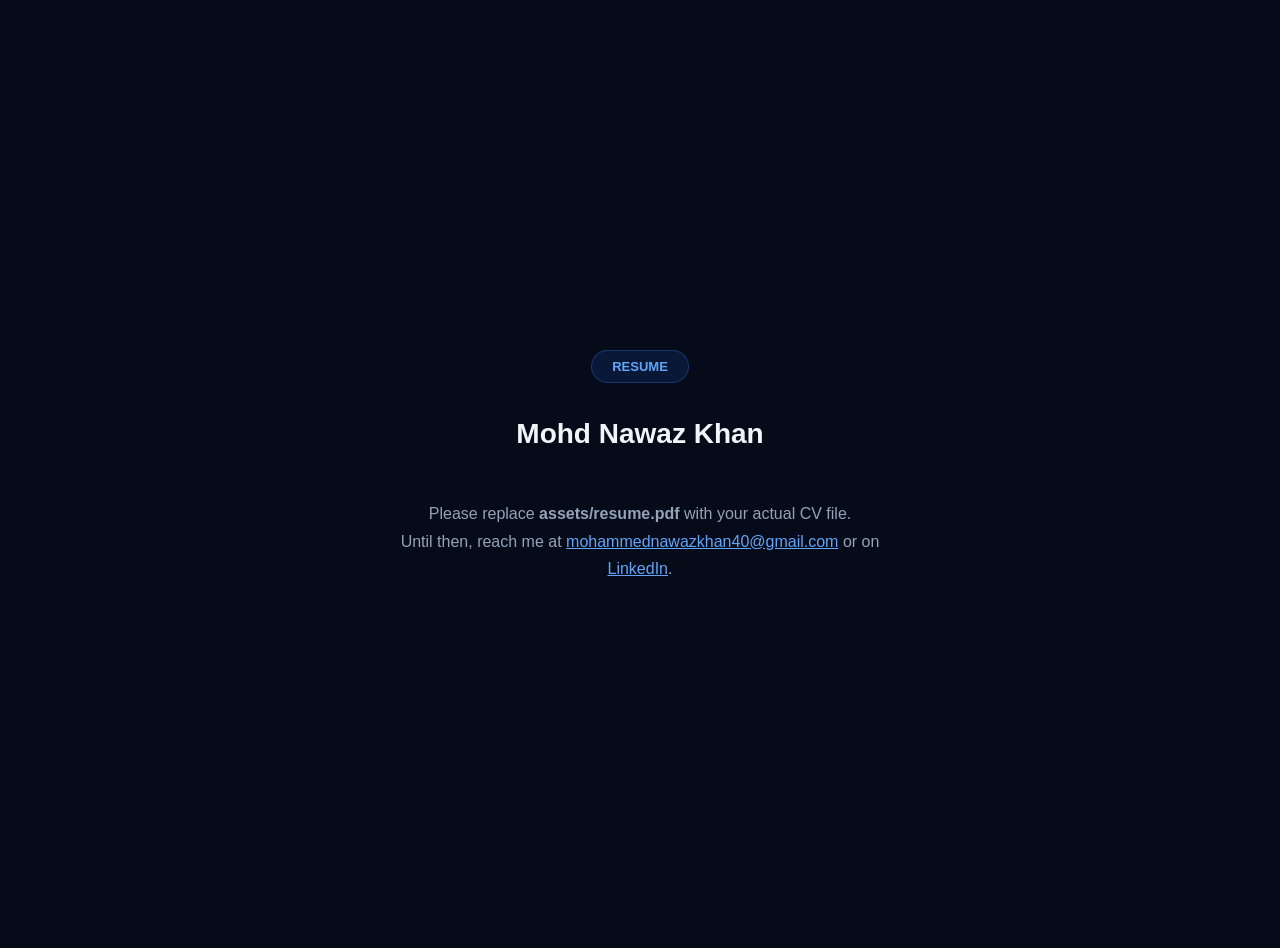
<file: assets/resume-placeholder.html>
<!DOCTYPE html>
<html lang="en">
<head>
<meta charset="UTF-8"/>
<title>Resume — Mohd Nawaz Khan</title>
<style>
  body { font-family: Inter, sans-serif; background: #050b18; color: #f1f5f9;
         display: flex; align-items: center; justify-content: center;
         min-height: 100vh; margin: 0; flex-direction: column; gap: 16px; text-align: center; padding: 24px; }
  h1 { font-size: 28px; font-weight: 800; }
  p  { color: #94a3b8; font-size: 16px; line-height: 1.7; max-width: 480px; }
  .badge { display: inline-block; background: rgba(37,99,235,0.15); border: 1px solid rgba(59,130,246,0.3);
           color: #60a5fa; padding: 8px 20px; border-radius: 9999px; font-size: 13px; font-weight: 600; }
  a { color: #60a5fa; }
</style>
</head>
<body>
  <span class="badge">RESUME</span>
  <h1>Mohd Nawaz Khan</h1>
  <p>Please replace <strong>assets/resume.pdf</strong> with your actual CV file.<br/>
     Until then, reach me at <a href="mailto:mohammednawazkhan40@gmail.com">mohammednawazkhan40@gmail.com</a>
     or on <a href="https://www.linkedin.com/in/mohd-nawaz-khan-b78643219" target="_blank">LinkedIn</a>.</p>
</body>
</html>
</file>
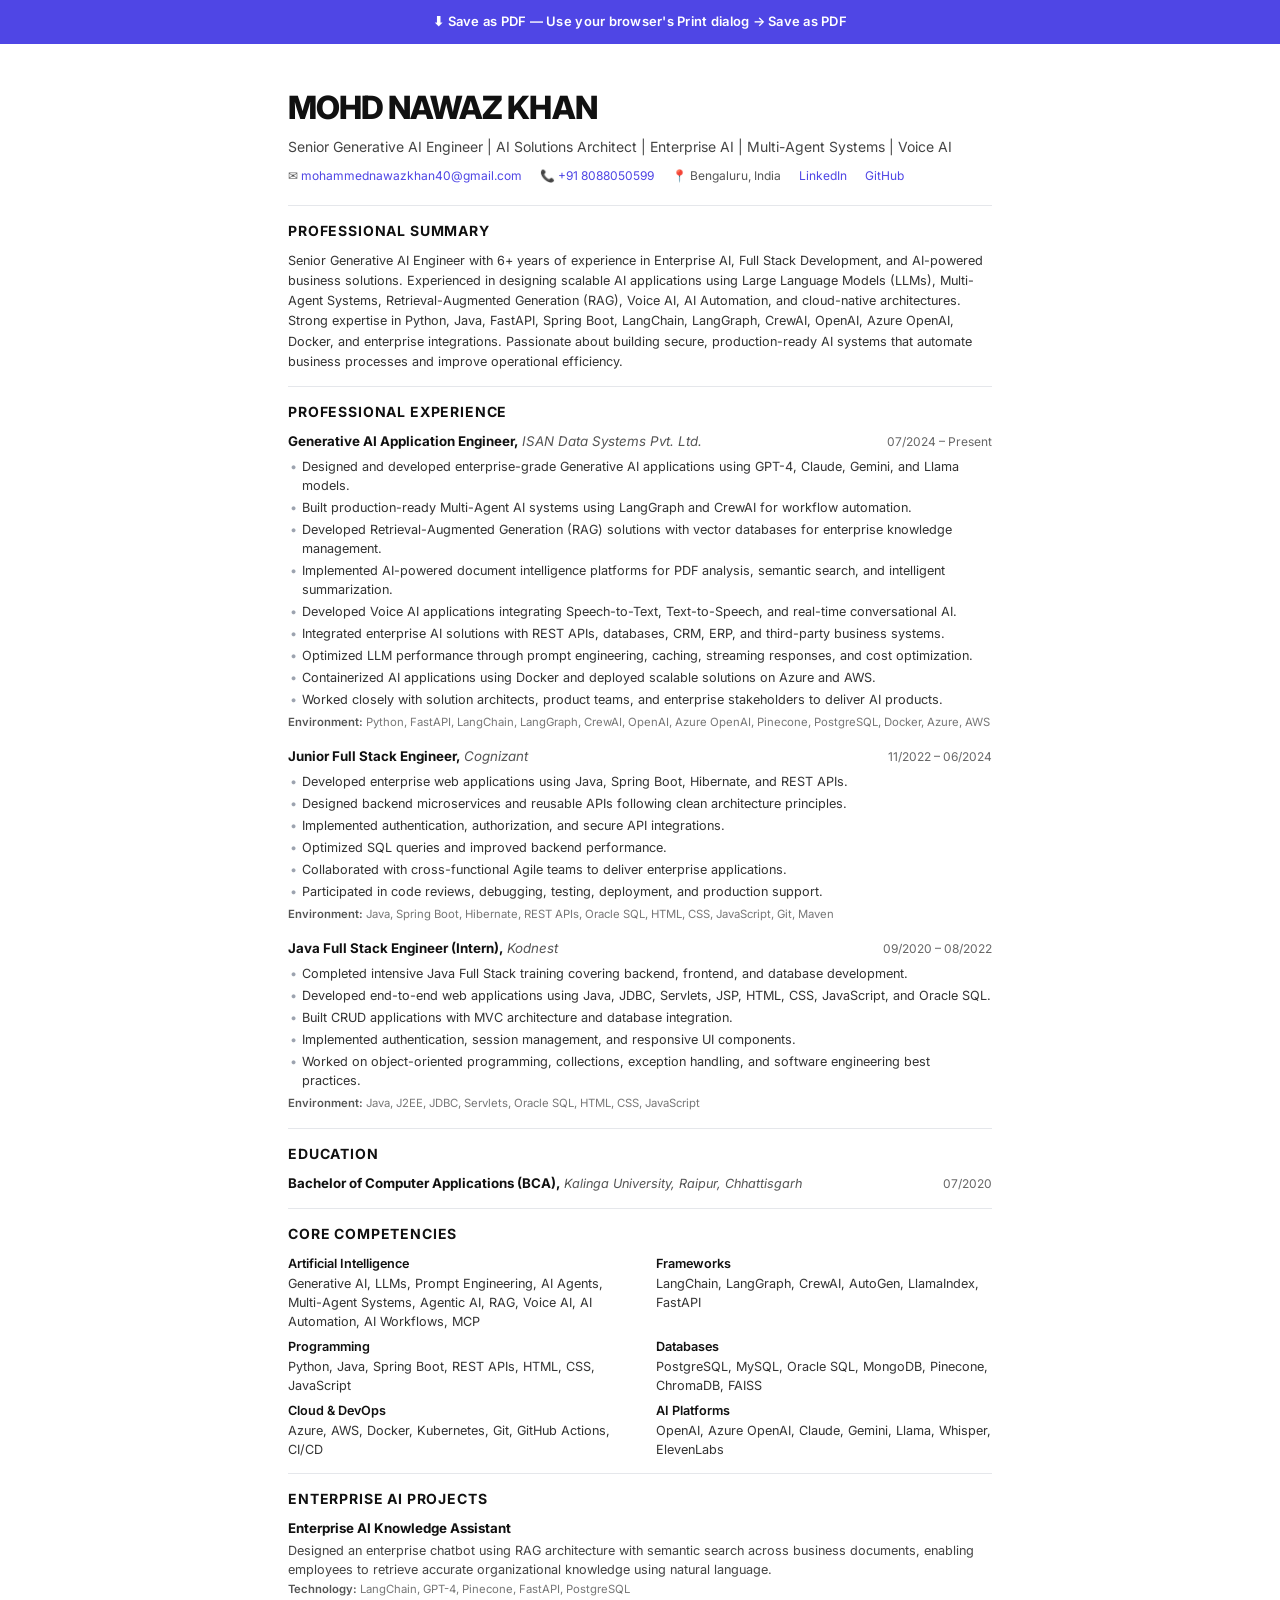
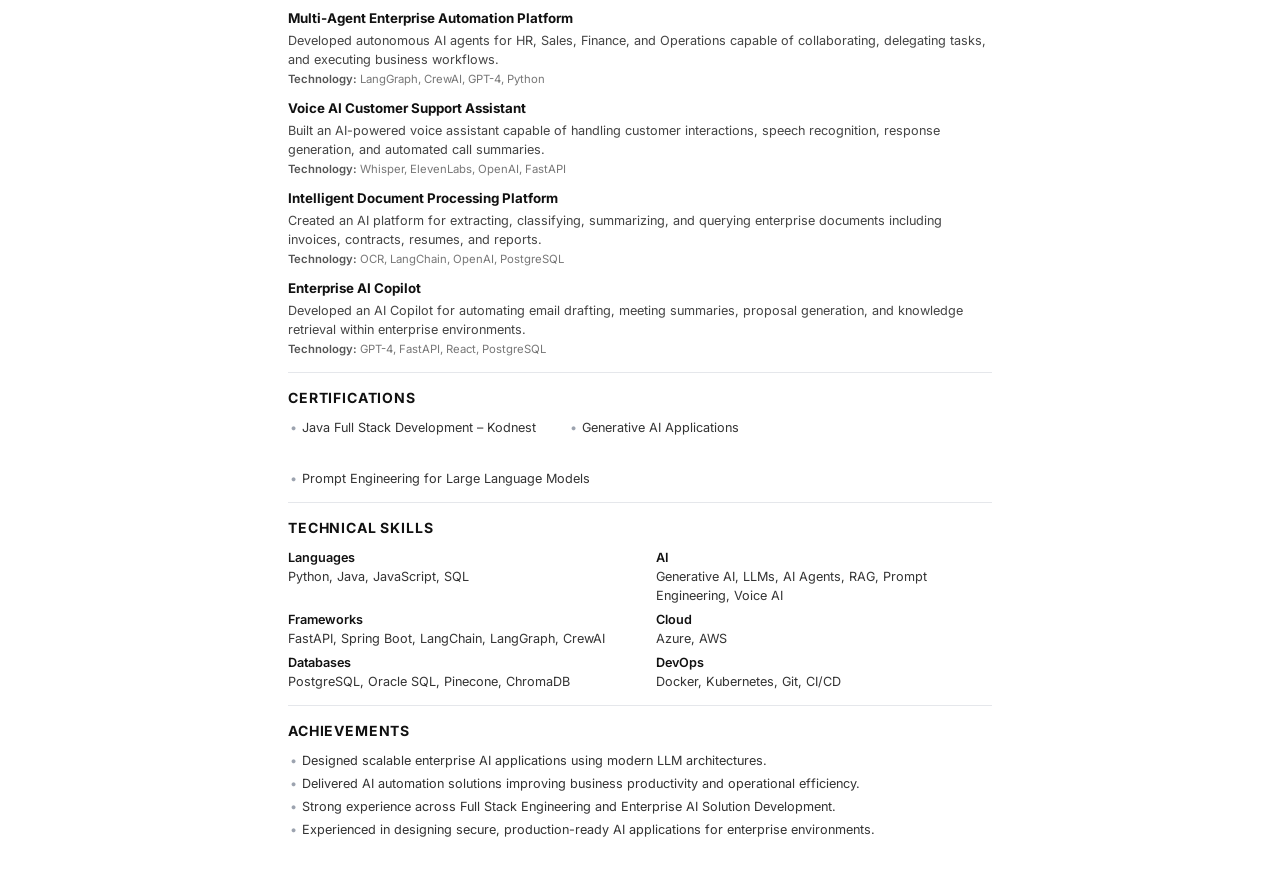
<file: assets/resume.html>
<!DOCTYPE html>
<html lang="en">
<head>
<meta charset="UTF-8"/>
<meta name="viewport" content="width=device-width, initial-scale=1.0"/>
<title>Mohd Nawaz Khan — Resume</title>
<style>
  @import url('https://fonts.googleapis.com/css2?family=Inter:wght@400;500;600;700;800&display=swap');

  * { box-sizing: border-box; margin: 0; padding: 0; }

  body {
    font-family: 'Inter', -apple-system, BlinkMacSystemFont, 'Segoe UI', Arial, sans-serif;
    font-size: 10pt;
    color: #1a1a1a;
    background: #fff;
    line-height: 1.5;
  }

  .page {
    max-width: 800px;
    margin: 0 auto;
    padding: 40px 48px;
    background: #fff;
  }

  /* ── HEADER ── */
  .header { margin-bottom: 20px; }
  .name {
    font-size: 24pt;
    font-weight: 800;
    letter-spacing: -0.03em;
    color: #111;
    margin-bottom: 4px;
  }
  .title {
    font-size: 10.5pt;
    font-weight: 400;
    color: #444;
    margin-bottom: 10px;
  }
  .contact-row {
    display: flex;
    flex-wrap: wrap;
    gap: 18px;
    font-size: 9pt;
    color: #555;
  }
  .contact-row a { color: #4f46e5; text-decoration: none; }

  /* ── DIVIDER ── */
  hr {
    border: none;
    border-top: 1.5px solid #e5e7eb;
    margin: 14px 0;
  }

  /* ── SECTION HEADING ── */
  .section-title {
    font-size: 10.5pt;
    font-weight: 700;
    color: #111;
    text-transform: uppercase;
    letter-spacing: 0.06em;
    margin-bottom: 10px;
  }

  /* ── EXPERIENCE ── */
  .exp-item { margin-bottom: 16px; }
  .exp-header {
    display: flex;
    justify-content: space-between;
    align-items: baseline;
    margin-bottom: 3px;
  }
  .exp-role { font-size: 10pt; font-weight: 700; color: #111; }
  .exp-company { font-size: 10pt; font-weight: 400; color: #555; font-style: italic; }
  .exp-date { font-size: 9pt; color: #666; white-space: nowrap; }

  .exp-bullets { padding-left: 0; margin: 5px 0 5px 0; }
  .exp-bullets li {
    position: relative;
    padding-left: 14px;
    font-size: 9.5pt;
    color: #333;
    margin-bottom: 3px;
    line-height: 1.5;
    list-style: none;
  }
  .exp-bullets li::before {
    content: '•';
    position: absolute;
    left: 2px;
    color: #9ca3af;
  }
  .env-line {
    font-size: 8.5pt;
    color: #777;
    margin-top: 4px;
  }
  .env-line strong { color: #555; font-weight: 600; }

  /* ── COMPETENCIES GRID ── */
  .comp-grid {
    display: grid;
    grid-template-columns: 1fr 1fr;
    gap: 6px 32px;
    margin-bottom: 4px;
  }
  .comp-item { font-size: 9.5pt; color: #333; }
  .comp-item strong { font-weight: 600; color: #111; display: block; margin-bottom: 1px; }

  /* ── PROJECTS ── */
  .project-item { margin-bottom: 11px; }
  .project-name { font-size: 10pt; font-weight: 700; color: #111; margin-bottom: 2px; }
  .project-desc { font-size: 9.5pt; color: #444; line-height: 1.5; margin-bottom: 2px; }
  .project-tech { font-size: 8.5pt; color: #777; }
  .project-tech strong { color: #555; font-weight: 600; }

  /* ── CERTS ── */
  .cert-list { display: flex; gap: 32px; flex-wrap: wrap; }
  .cert-item { font-size: 9.5pt; color: #333; position: relative; padding-left: 14px; }
  .cert-item::before { content: '•'; position: absolute; left: 2px; color: #9ca3af; }

  /* ── SKILLS GRID ── */
  .skills-grid {
    display: grid;
    grid-template-columns: 1fr 1fr;
    gap: 5px 32px;
  }
  .skill-row { font-size: 9.5pt; color: #333; }
  .skill-row strong { font-weight: 600; color: #111; display: block; }

  /* ── EDUCATION ── */
  .edu-row {
    display: flex;
    justify-content: space-between;
    align-items: baseline;
  }
  .edu-degree { font-size: 10pt; font-weight: 700; color: #111; }
  .edu-school { font-size: 9.5pt; font-weight: 400; color: #555; font-style: italic; }
  .edu-date   { font-size: 9pt; color: #666; }

  /* ── ACHIEVEMENTS ── */
  .ach-list { padding: 0; }
  .ach-list li {
    position: relative; padding-left: 14px;
    font-size: 9.5pt; color: #333;
    margin-bottom: 4px; line-height: 1.5; list-style: none;
  }
  .ach-list li::before { content: '•'; position: absolute; left: 2px; color: #9ca3af; }

  /* ── DOWNLOAD BTN (screen only) ── */
  .download-bar {
    background: #4f46e5;
    color: #fff;
    text-align: center;
    padding: 12px;
    font-size: 13px;
    font-weight: 600;
    cursor: pointer;
    letter-spacing: 0.02em;
  }
  .download-bar:hover { background: #4338ca; }

  @media print {
    .download-bar { display: none; }
    .page { padding: 20px 28px; }
    body { font-size: 9.5pt; }
    .name { font-size: 20pt; }
  }
</style>
</head>
<body>

<div class="download-bar" onclick="window.print()">
  ⬇ Save as PDF — Use your browser's Print dialog → Save as PDF
</div>

<div class="page">

  <!-- HEADER -->
  <div class="header">
    <div class="name">MOHD NAWAZ KHAN</div>
    <div class="title">Senior Generative AI Engineer | AI Solutions Architect | Enterprise AI | Multi-Agent Systems | Voice AI</div>
    <div class="contact-row">
      <span>✉ <a href="mailto:mohammednawazkhan40@gmail.com">mohammednawazkhan40@gmail.com</a></span>
      <span>📞 <a href="tel:+918088050599">+91 8088050599</a></span>
      <span>📍 Bengaluru, India</span>
      <span><a href="https://www.linkedin.com/in/mohd-nawaz-khan-b78643219" target="_blank">LinkedIn</a></span>
      <span><a href="https://github.com/mohammednawazkhan40" target="_blank">GitHub</a></span>
    </div>
  </div>

  <hr/>

  <!-- PROFESSIONAL SUMMARY -->
  <div class="section-title">Professional Summary</div>
  <p style="font-size:9.5pt;color:#333;line-height:1.6;margin-bottom:14px;">
    Senior Generative AI Engineer with 6+ years of experience in Enterprise AI, Full Stack Development, and AI-powered business solutions. Experienced in designing scalable AI applications using Large Language Models (LLMs), Multi-Agent Systems, Retrieval-Augmented Generation (RAG), Voice AI, AI Automation, and cloud-native architectures. Strong expertise in Python, Java, FastAPI, Spring Boot, LangChain, LangGraph, CrewAI, OpenAI, Azure OpenAI, Docker, and enterprise integrations. Passionate about building secure, production-ready AI systems that automate business processes and improve operational efficiency.
  </p>

  <hr/>

  <!-- PROFESSIONAL EXPERIENCE -->
  <div class="section-title">Professional Experience</div>

  <div class="exp-item">
    <div class="exp-header">
      <div><span class="exp-role">Generative AI Application Engineer,</span> <span class="exp-company">ISAN Data Systems Pvt. Ltd.</span></div>
      <div class="exp-date">07/2024 – Present</div>
    </div>
    <ul class="exp-bullets">
      <li>Designed and developed enterprise-grade Generative AI applications using GPT-4, Claude, Gemini, and Llama models.</li>
      <li>Built production-ready Multi-Agent AI systems using LangGraph and CrewAI for workflow automation.</li>
      <li>Developed Retrieval-Augmented Generation (RAG) solutions with vector databases for enterprise knowledge management.</li>
      <li>Implemented AI-powered document intelligence platforms for PDF analysis, semantic search, and intelligent summarization.</li>
      <li>Developed Voice AI applications integrating Speech-to-Text, Text-to-Speech, and real-time conversational AI.</li>
      <li>Integrated enterprise AI solutions with REST APIs, databases, CRM, ERP, and third-party business systems.</li>
      <li>Optimized LLM performance through prompt engineering, caching, streaming responses, and cost optimization.</li>
      <li>Containerized AI applications using Docker and deployed scalable solutions on Azure and AWS.</li>
      <li>Worked closely with solution architects, product teams, and enterprise stakeholders to deliver AI products.</li>
    </ul>
    <div class="env-line"><strong>Environment:</strong> Python, FastAPI, LangChain, LangGraph, CrewAI, OpenAI, Azure OpenAI, Pinecone, PostgreSQL, Docker, Azure, AWS</div>
  </div>

  <div class="exp-item">
    <div class="exp-header">
      <div><span class="exp-role">Junior Full Stack Engineer,</span> <span class="exp-company">Cognizant</span></div>
      <div class="exp-date">11/2022 – 06/2024</div>
    </div>
    <ul class="exp-bullets">
      <li>Developed enterprise web applications using Java, Spring Boot, Hibernate, and REST APIs.</li>
      <li>Designed backend microservices and reusable APIs following clean architecture principles.</li>
      <li>Implemented authentication, authorization, and secure API integrations.</li>
      <li>Optimized SQL queries and improved backend performance.</li>
      <li>Collaborated with cross-functional Agile teams to deliver enterprise applications.</li>
      <li>Participated in code reviews, debugging, testing, deployment, and production support.</li>
    </ul>
    <div class="env-line"><strong>Environment:</strong> Java, Spring Boot, Hibernate, REST APIs, Oracle SQL, HTML, CSS, JavaScript, Git, Maven</div>
  </div>

  <div class="exp-item">
    <div class="exp-header">
      <div><span class="exp-role">Java Full Stack Engineer (Intern),</span> <span class="exp-company">Kodnest</span></div>
      <div class="exp-date">09/2020 – 08/2022</div>
    </div>
    <ul class="exp-bullets">
      <li>Completed intensive Java Full Stack training covering backend, frontend, and database development.</li>
      <li>Developed end-to-end web applications using Java, JDBC, Servlets, JSP, HTML, CSS, JavaScript, and Oracle SQL.</li>
      <li>Built CRUD applications with MVC architecture and database integration.</li>
      <li>Implemented authentication, session management, and responsive UI components.</li>
      <li>Worked on object-oriented programming, collections, exception handling, and software engineering best practices.</li>
    </ul>
    <div class="env-line"><strong>Environment:</strong> Java, J2EE, JDBC, Servlets, Oracle SQL, HTML, CSS, JavaScript</div>
  </div>

  <hr/>

  <!-- EDUCATION -->
  <div class="section-title">Education</div>
  <div class="edu-row" style="margin-bottom:14px;">
    <div><span class="edu-degree">Bachelor of Computer Applications (BCA),</span> <span class="edu-school">Kalinga University, Raipur, Chhattisgarh</span></div>
    <div class="edu-date">07/2020</div>
  </div>

  <hr/>

  <!-- CORE COMPETENCIES -->
  <div class="section-title">Core Competencies</div>
  <div class="comp-grid" style="margin-bottom:14px;">
    <div class="comp-item"><strong>Artificial Intelligence</strong>Generative AI, LLMs, Prompt Engineering, AI Agents, Multi-Agent Systems, Agentic AI, RAG, Voice AI, AI Automation, AI Workflows, MCP</div>
    <div class="comp-item"><strong>Frameworks</strong>LangChain, LangGraph, CrewAI, AutoGen, LlamaIndex, FastAPI</div>
    <div class="comp-item"><strong>Programming</strong>Python, Java, Spring Boot, REST APIs, HTML, CSS, JavaScript</div>
    <div class="comp-item"><strong>Databases</strong>PostgreSQL, MySQL, Oracle SQL, MongoDB, Pinecone, ChromaDB, FAISS</div>
    <div class="comp-item"><strong>Cloud &amp; DevOps</strong>Azure, AWS, Docker, Kubernetes, Git, GitHub Actions, CI/CD</div>
    <div class="comp-item"><strong>AI Platforms</strong>OpenAI, Azure OpenAI, Claude, Gemini, Llama, Whisper, ElevenLabs</div>
  </div>

  <hr/>

  <!-- ENTERPRISE AI PROJECTS -->
  <div class="section-title">Enterprise AI Projects</div>

  <div class="project-item">
    <div class="project-name">Enterprise AI Knowledge Assistant</div>
    <div class="project-desc">Designed an enterprise chatbot using RAG architecture with semantic search across business documents, enabling employees to retrieve accurate organizational knowledge using natural language.</div>
    <div class="project-tech"><strong>Technology:</strong> LangChain, GPT-4, Pinecone, FastAPI, PostgreSQL</div>
  </div>

  <div class="project-item">
    <div class="project-name">Multi-Agent Enterprise Automation Platform</div>
    <div class="project-desc">Developed autonomous AI agents for HR, Sales, Finance, and Operations capable of collaborating, delegating tasks, and executing business workflows.</div>
    <div class="project-tech"><strong>Technology:</strong> LangGraph, CrewAI, GPT-4, Python</div>
  </div>

  <div class="project-item">
    <div class="project-name">Voice AI Customer Support Assistant</div>
    <div class="project-desc">Built an AI-powered voice assistant capable of handling customer interactions, speech recognition, response generation, and automated call summaries.</div>
    <div class="project-tech"><strong>Technology:</strong> Whisper, ElevenLabs, OpenAI, FastAPI</div>
  </div>

  <div class="project-item">
    <div class="project-name">Intelligent Document Processing Platform</div>
    <div class="project-desc">Created an AI platform for extracting, classifying, summarizing, and querying enterprise documents including invoices, contracts, resumes, and reports.</div>
    <div class="project-tech"><strong>Technology:</strong> OCR, LangChain, OpenAI, PostgreSQL</div>
  </div>

  <div class="project-item">
    <div class="project-name">Enterprise AI Copilot</div>
    <div class="project-desc">Developed an AI Copilot for automating email drafting, meeting summaries, proposal generation, and knowledge retrieval within enterprise environments.</div>
    <div class="project-tech"><strong>Technology:</strong> GPT-4, FastAPI, React, PostgreSQL</div>
  </div>

  <hr/>

  <!-- CERTIFICATIONS -->
  <div class="section-title">Certifications</div>
  <div class="cert-list" style="margin-bottom:14px;">
    <span class="cert-item">Java Full Stack Development – Kodnest</span>
    <span class="cert-item">Generative AI Applications</span>
    <span class="cert-item">Prompt Engineering for Large Language Models</span>
  </div>

  <hr/>

  <!-- TECHNICAL SKILLS -->
  <div class="section-title">Technical Skills</div>
  <div class="skills-grid" style="margin-bottom:14px;">
    <div class="skill-row"><strong>Languages</strong>Python, Java, JavaScript, SQL</div>
    <div class="skill-row"><strong>AI</strong>Generative AI, LLMs, AI Agents, RAG, Prompt Engineering, Voice AI</div>
    <div class="skill-row"><strong>Frameworks</strong>FastAPI, Spring Boot, LangChain, LangGraph, CrewAI</div>
    <div class="skill-row"><strong>Cloud</strong>Azure, AWS</div>
    <div class="skill-row"><strong>Databases</strong>PostgreSQL, Oracle SQL, Pinecone, ChromaDB</div>
    <div class="skill-row"><strong>DevOps</strong>Docker, Kubernetes, Git, CI/CD</div>
  </div>

  <hr/>

  <!-- ACHIEVEMENTS -->
  <div class="section-title">Achievements</div>
  <ul class="ach-list">
    <li>Designed scalable enterprise AI applications using modern LLM architectures.</li>
    <li>Delivered AI automation solutions improving business productivity and operational efficiency.</li>
    <li>Strong experience across Full Stack Engineering and Enterprise AI Solution Development.</li>
    <li>Experienced in designing secure, production-ready AI applications for enterprise environments.</li>
  </ul>

</div>
</body>
</html>
</file>
